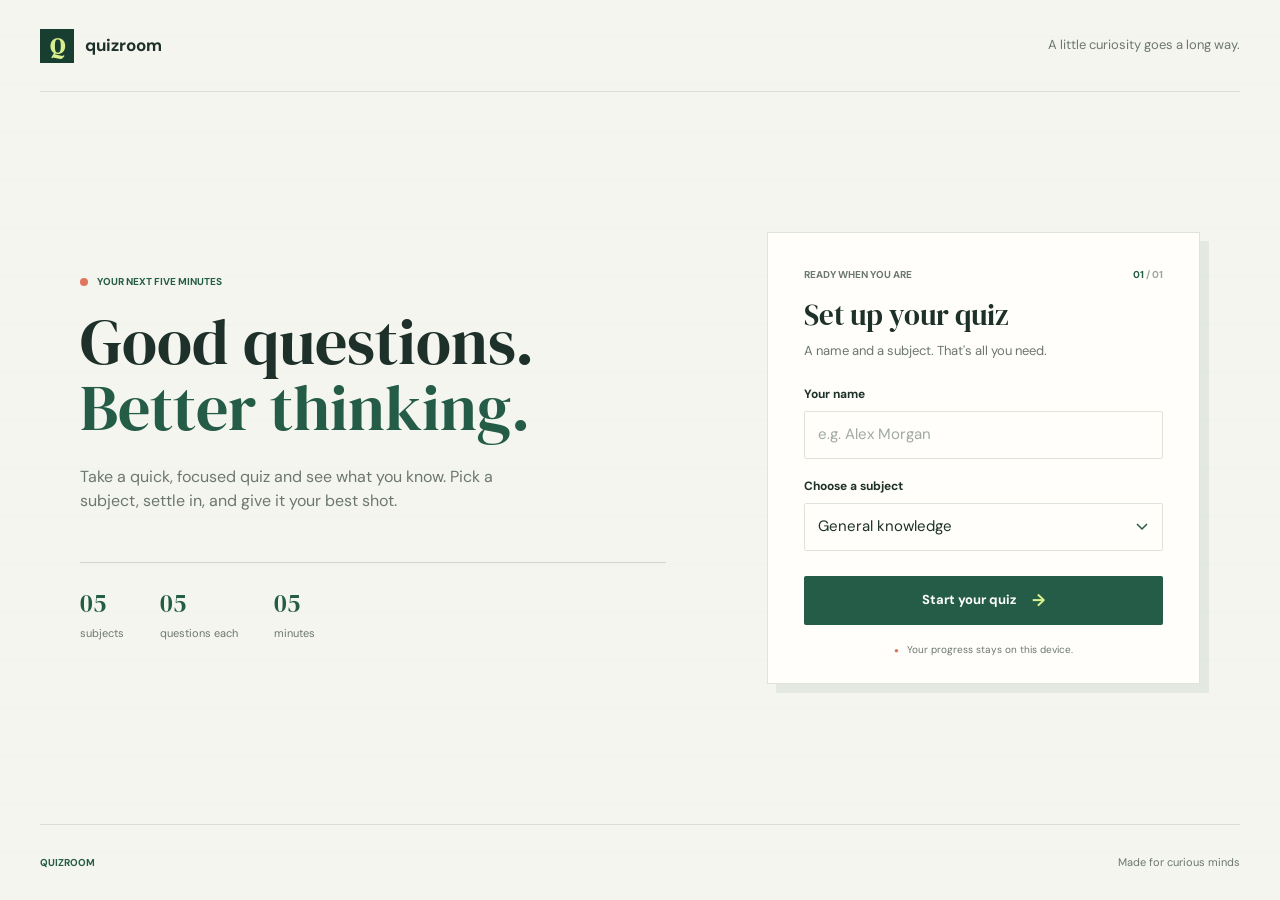
<file: index.html>
<html lang="en">
<html lang="en">
<head>
    <meta charset="UTF-8">
    <meta name="theme-color" content="#f4f5ef">
    <title>Quizroom | Find out what you know</title>
    <link rel="preconnect" href="https://fonts.googleapis.com">
    <link rel="preconnect" href="https://fonts.gstatic.com" crossorigin>
    <link href="https://fonts.googleapis.com/css2?family=DM+Sans:wght@400;500;600;700&family=DM+Serif+Display&display=swap" rel="stylesheet">
    <title>Online Quiz System</title>
    <link rel="stylesheet" href="style.css">
</head>
<header class="site-header">
    <a class="brand" href="index.html" aria-label="Quizroom home">
        <span class="brand-mark" aria-hidden="true">Q</span>
        <span>quizroom</span>
    </a>
    <span class="header-note">A little curiosity goes a long way.</span>
</header>

<main class="home-layout">
    <section class="home-intro" aria-labelledby="home-title">
        <p class="eyebrow"><span class="eyebrow-dot"></span> YOUR NEXT FIVE MINUTES</p>
        <h1 id="home-title">Good questions.<br><span>Better thinking.</span></h1>
        <p class="intro-copy">Take a quick, focused quiz and see what you know. Pick a subject, settle in, and give it your best shot.</p>
        <div class="home-facts" aria-label="Quiz details">
            <div><strong>05</strong><span>subjects</span></div>
            <div><strong>05</strong><span>questions each</span></div>
            <div><strong>05</strong><span>minutes</span></div>
        </div>
    </section>

    <section class="start-panel" aria-labelledby="start-title">
        <div class="panel-heading">
            <span class="panel-kicker">READY WHEN YOU ARE</span>
            <span class="panel-step">01 <span>/ 01</span></span>
        </div>
        <h2 id="start-title">Set up your quiz</h2>
        <p class="panel-description">A name and a subject. That's all you need.</p>
        <form id="startForm" class="start-form">
            <label for="studentName">Your name</label>
            <input type="text" id="studentName" name="studentName" placeholder="e.g. Alex Morgan" maxlength="50" autocomplete="name" required>

            <label for="category">Choose a subject</label>
            <select id="category" name="category">
                <option value="general">General knowledge</option>
                <option value="computer">Computer science</option>
                <option value="science">Science</option>
                <option value="mathematics">Mathematics</option>
                <option value="history">History</option>
            </select>

            <button class="button-primary start-button" type="submit">Start your quiz <span aria-hidden="true">&#8594;</span></button>
        </form>
        <p class="privacy-note"><span aria-hidden="true">&#9679;</span> Your progress stays on this device.</p>
    </section>
</main>

<footer class="site-footer"><span>QUIZROOM</span><span>Made for curious minds</span></footer>

<script>
document.getElementById("startForm").addEventListener("submit", function (event) {
    event.preventDefault();
    const name = document.getElementById("studentName").value.trim();

    if (!name) {
        document.getElementById("studentName").focus();
        return;
    }

    localStorage.setItem("studentName", name);
    localStorage.setItem("category", document.getElementById("category").value);
    localStorage.removeItem("selectedAnswers");
    window.location.href = "quiz.html";
});
</script>

</body>
</html>
</file>
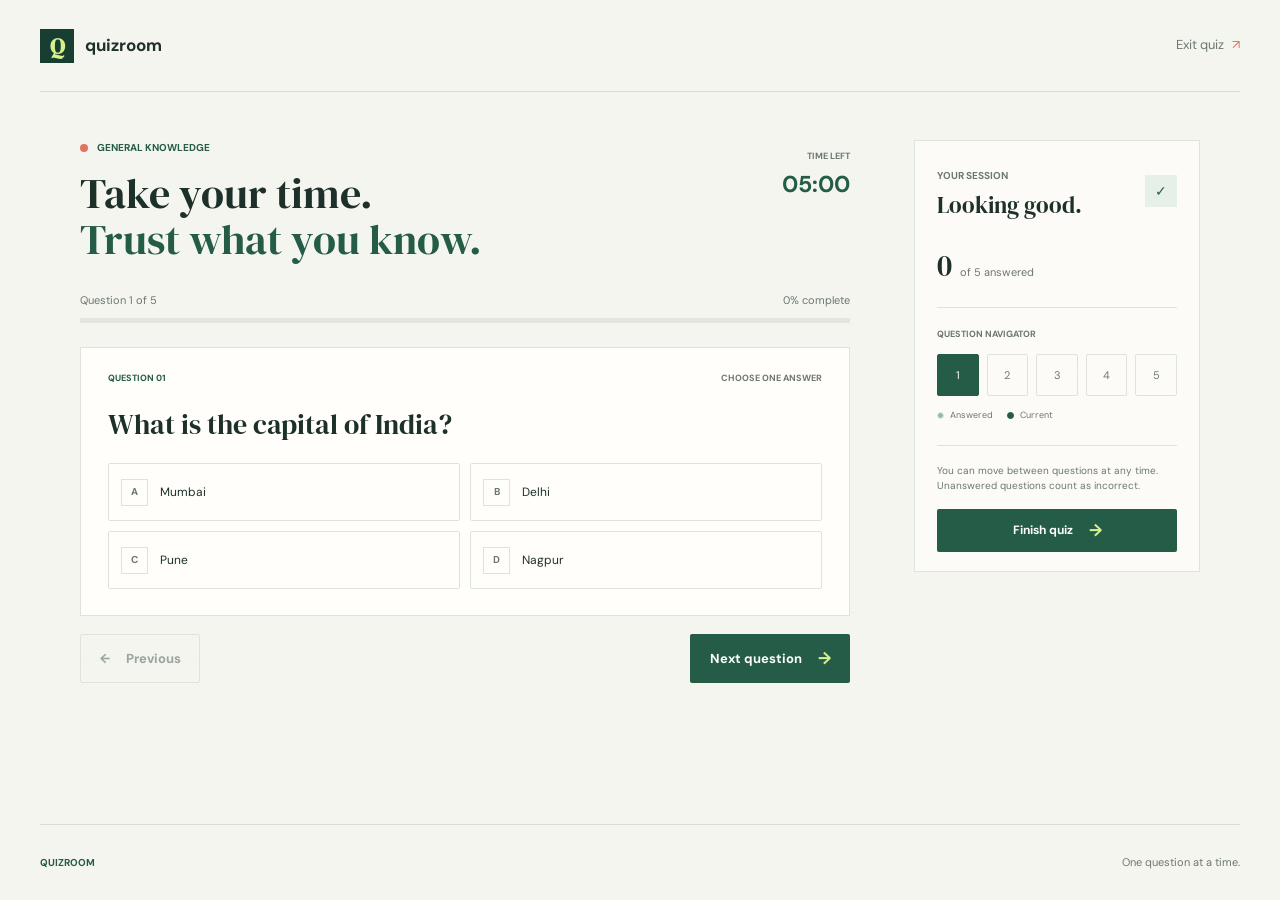
<file: quiz.html>
<!DOCTYPE html>
<html lang="en">
<head>
    <meta charset="UTF-8">
    <meta name="viewport" content="width=device-width, initial-scale=1.0">
    <meta name="theme-color" content="#f4f5ef">
    <title>Your quiz | Quizroom</title>
    <link rel="preconnect" href="https://fonts.googleapis.com">
    <link rel="preconnect" href="https://fonts.gstatic.com" crossorigin>
    <link href="https://fonts.googleapis.com/css2?family=DM+Sans:wght@400;500;600;700&family=DM+Serif+Display&display=swap" rel="stylesheet">
    <link rel="stylesheet" href="style.css">
</head>
<body class="quiz-page">
<header class="site-header">
    <a class="brand" href="index.html" aria-label="Quizroom home">
        <span class="brand-mark" aria-hidden="true">Q</span>
        <span>quizroom</span>
    </a>
    <a class="exit-link" href="index.html" id="exitQuiz">Exit quiz <span aria-hidden="true">&#8599;</span></a>
</header>

<main class="quiz-layout">
    <section class="quiz-main" aria-labelledby="quizTitle">
        <div class="quiz-heading">
            <div>
                <p class="eyebrow"><span class="eyebrow-dot"></span> <span id="subjectName">GENERAL KNOWLEDGE</span></p>
                <h1 id="quizTitle">Take your time.<br><span>Trust what you know.</span></h1>
            </div>
            <div class="timer-box" role="timer" aria-live="off">
                <span class="timer-label">TIME LEFT</span>
                <strong id="timer">05:00</strong>
            </div>
        </div>

        <div class="progress-block">
            <div class="progress-copy"><span id="questionNumber">Question 1 of 5</span><span id="progressText">0% complete</span></div>
            <div class="progress-track" role="progressbar" aria-label="Quiz progress" aria-valuemin="0" aria-valuemax="5" aria-valuenow="0" id="progressBar"><span id="progressFill"></span></div>
        </div>

        <article class="question-panel">
            <div class="question-meta"><span id="questionTag">QUESTION 01</span><span>CHOOSE ONE ANSWER</span></div>
            <h2 id="question" aria-live="polite"></h2>
            <div id="options" class="options-list" role="group" aria-label="Answer choices"></div>
        </article>

        <div class="quiz-navigation">
            <button id="prevBtn" class="button-secondary" type="button"><span aria-hidden="true">&#8592;</span> Previous</button>
            <button id="nextBtn" class="button-primary" type="button">Next question <span aria-hidden="true">&#8594;</span></button>
        </div>
    </section>

    <aside class="quiz-sidebar" aria-label="Quiz overview">
        <div class="sidebar-heading"><div><span class="panel-kicker">YOUR SESSION</span><h2>Looking good.</h2></div><span class="session-icon" aria-hidden="true">&#10003;</span></div>
        <div class="answer-summary"><strong id="answeredCount">0</strong><span>of <span id="totalCount">5</span> answered</span></div>
        <p class="navigator-label">QUESTION NAVIGATOR</p>
        <div id="questionGrid" class="question-grid" aria-label="Jump to question"></div>
        <p class="navigator-hint"><span class="legend-dot answered-dot"></span> Answered <span class="legend-dot current-dot"></span> Current</p>
        <div class="sidebar-bottom">
            <p>You can move between questions at any time. Unanswered questions count as incorrect.</p>
            <button id="submitBtn" class="button-submit" type="button">Finish quiz <span aria-hidden="true">&#8594;</span></button>
        </div>
    </aside>
</main>

<footer class="site-footer"><span>QUIZROOM</span><span>One question at a time.</span></footer>

<script src="questions.js"></script>
<script src="script.js"></script>
</body>
</html>
</file>
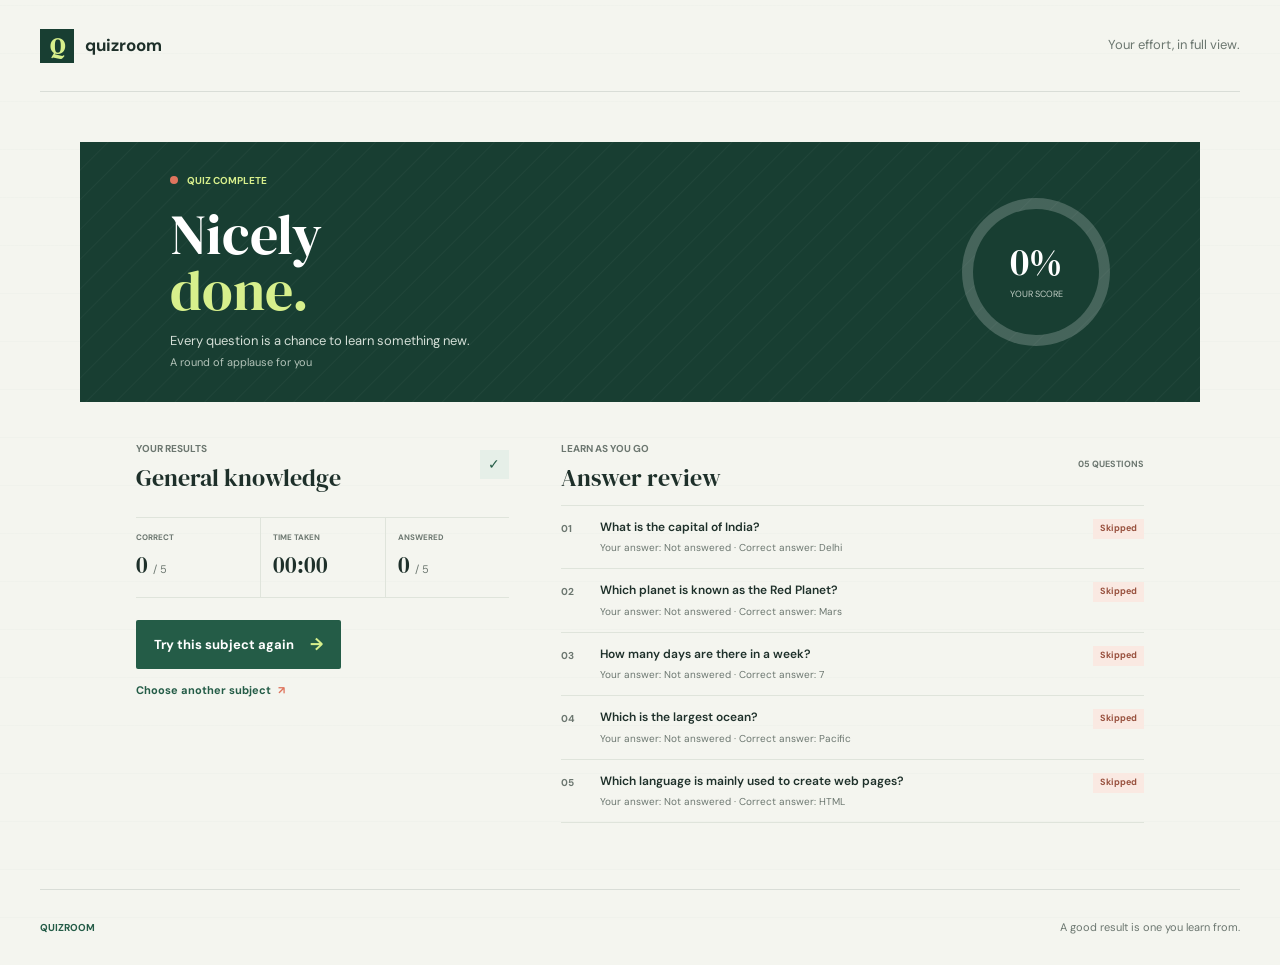
<file: result.html>
<!DOCTYPE html>
<html lang="en">
<head>
    <meta charset="UTF-8">
    <meta name="viewport" content="width=device-width, initial-scale=1.0">
    <meta name="theme-color" content="#f4f5ef">
    <title>Your results | Quizroom</title>
    <link rel="preconnect" href="https://fonts.googleapis.com">
    <link rel="preconnect" href="https://fonts.gstatic.com" crossorigin>
    <link href="https://fonts.googleapis.com/css2?family=DM+Sans:wght@400;500;600;700&family=DM+Serif+Display&display=swap" rel="stylesheet">
    <link rel="stylesheet" href="style.css">
</head>
<body class="result-page">
<header class="site-header">
    <a class="brand" href="index.html" aria-label="Quizroom home">
        <span class="brand-mark" aria-hidden="true">Q</span>
        <span>quizroom</span>
    </a>
    <span class="header-note">Your effort, in full view.</span>
</header>

<main class="result-layout">
    <section class="result-hero" aria-labelledby="resultTitle">
        <div class="result-copy">
            <p class="eyebrow"><span class="eyebrow-dot"></span> QUIZ COMPLETE</p>
            <h1 id="resultTitle">Nicely<br><span>done.</span></h1>
            <p id="resultMessage" class="result-message"></p>
            <p id="studentResult" class="result-student"></p>
        </div>
        <div class="score-display" id="scoreDisplay" role="img" aria-label="Your quiz score">
            <div class="score-inner"><strong id="percentage">0%</strong><span>YOUR SCORE</span></div>
        </div>
    </section>

    <section class="result-details" aria-label="Quiz results and answer review">
        <div class="result-overview">
            <div class="overview-heading"><div><span class="panel-kicker">YOUR RESULTS</span><h2 id="subjectResult">General knowledge</h2></div><span class="result-check" aria-hidden="true">&#10003;</span></div>
            <div class="stat-row">
                <div class="result-stat"><span>CORRECT</span><strong id="score">0 <small>/ 5</small></strong></div>
                <div class="result-stat"><span>TIME TAKEN</span><strong id="timeTaken">00:00</strong></div>
                <div class="result-stat"><span>ANSWERED</span><strong id="answeredResult">0 <small>/ 5</small></strong></div>
            </div>
            <div class="result-actions">
                <button id="retryBtn" class="button-primary" type="button">Try this subject again <span aria-hidden="true">&#8594;</span></button>
                <a class="button-text" href="index.html">Choose another subject <span aria-hidden="true">&#8599;</span></a>
            </div>
        </div>

        <div class="review-section">
            <div class="review-heading"><div><span class="panel-kicker">LEARN AS YOU GO</span><h2>Answer review</h2></div><span id="reviewCount" class="review-count">05 QUESTIONS</span></div>
            <div id="answerReview" class="answer-review"></div>
        </div>
    </section>
</main>

<footer class="site-footer"><span>QUIZROOM</span><span>A good result is one you learn from.</span></footer>

<script src="questions.js"></script>
<script>
const category = localStorage.getItem("category");
const subject = subjects[category] || subjects.general;
const savedAnswers = JSON.parse(localStorage.getItem("selectedAnswers") || "[]");
const score = Number(localStorage.getItem("score")) || 0;
const total = subject.questions.length;
const answered = savedAnswers.filter(answer => answer !== undefined).length;
const percentage = total ? Math.round((score / total) * 100) : 0;
const duration = Number(localStorage.getItem("quizDurationSeconds")) || 0;
const resultMessages = percentage === 100
    ? "A perfect round. You knew your stuff."
    : percentage >= 80
        ? "Excellent work. You have a strong grasp of this subject."
        : percentage >= 60
            ? "A solid effort. You're building a great foundation."
            : "Every question is a chance to learn something new.";

document.getElementById("studentResult").textContent = "A round of applause for " + (localStorage.getItem("studentName") || "you");
document.getElementById("resultMessage").textContent = resultMessages;
document.getElementById("percentage").textContent = percentage + "%";
document.getElementById("scoreDisplay").style.setProperty("--score-angle", percentage + "%");
document.getElementById("scoreDisplay").setAttribute("aria-label", "Your score: " + percentage + " percent");
document.getElementById("subjectResult").textContent = subject.name;
document.getElementById("score").innerHTML = score + " <small>/ " + total + "</small>";
document.getElementById("answeredResult").innerHTML = answered + " <small>/ " + total + "</small>";
document.getElementById("reviewCount").textContent = String(total).padStart(2, "0") + " QUESTIONS";

const minutes = Math.floor(duration / 60);
const seconds = duration % 60;
document.getElementById("timeTaken").textContent = String(minutes).padStart(2, "0") + ":" + String(seconds).padStart(2, "0");

const review = document.getElementById("answerReview");
subject.questions.forEach((question, index) => {
    const isAnswered = savedAnswers[index] !== undefined;
    const isCorrect = savedAnswers[index] === question.answer;
    const item = document.createElement("article");
    const number = document.createElement("span");
    const content = document.createElement("div");
    const prompt = document.createElement("h3");
    const answer = document.createElement("p");
    const status = document.createElement("span");

    item.className = "review-item";
    item.classList.add(isCorrect ? "review-correct" : "review-incorrect");
    number.className = "review-number";
    number.textContent = String(index + 1).padStart(2, "0");
    content.className = "review-content";
    prompt.textContent = question.question;
    answer.className = "review-answer";
    answer.textContent = isCorrect
        ? "Your answer: " + savedAnswers[index]
        : "Your answer: " + (isAnswered ? savedAnswers[index] : "Not answered") + " · Correct answer: " + question.answer;
    status.className = "review-status";
    status.textContent = isCorrect ? "Correct" : (isAnswered ? "Review" : "Skipped");
    content.append(prompt, answer);
    item.append(number, content, status);
    review.appendChild(item);
});

document.getElementById("retryBtn").addEventListener("click", function () {
    localStorage.removeItem("selectedAnswers");
    window.location.href = "quiz.html";
});
</script>
</body>
</html>
</file>
<file: style.css>
:root {
    color-scheme: light;
    --paper: #f4f5ef;
    --white: #fffefa;
    --ink: #1e302a;
    --muted: #6c7770;
    --line: #dfe4db;
    --green: #245c47;
    --green-dark: #183e32;
    --green-pale: #e6efe8;
    --lime: #d7ef8c;
    --coral: #df755e;
    --coral-pale: #fae9e2;
}

* {
    box-sizing: border-box;
}

html {
    min-width: 320px;
    background: var(--paper);
}

body {
    min-height: 100vh;
    margin: 0;
    color: var(--ink);
    background-color: var(--paper);
    background-image: repeating-linear-gradient(0deg, transparent, transparent 47px, rgba(36, 92, 71, 0.035) 48px);
    font-family: "DM Sans", sans-serif;
    font-size: 15px;
    line-height: 1.55;
}

button,
input,
select {
    font: inherit;
}

button,
a,
input,
select {
    -webkit-tap-highlight-color: transparent;
}

button {
    color: inherit;
}

button:focus-visible,
a:focus-visible,
input:focus-visible,
select:focus-visible {
    outline: 3px solid rgba(223, 117, 94, 0.72);
    outline-offset: 3px;
}

a {
    color: inherit;
}

.site-header,
.site-footer {
    width: min(100% - 64px, 1200px);
    margin-inline: auto;
    display: flex;
    align-items: center;
    justify-content: space-between;
}

.site-header {
    min-height: 92px;
    border-bottom: 1px solid rgba(30, 48, 42, 0.12);
}

.brand {
    display: inline-flex;
    align-items: center;
    gap: 11px;
    text-decoration: none;
    font-size: 17px;
    font-weight: 700;
}

.brand-mark {
    display: grid;
    width: 34px;
    height: 34px;
    place-items: center;
    color: var(--lime);
    background: var(--green-dark);
    font-family: "DM Serif Display", serif;
    font-size: 22px;
}

.header-note,
.exit-link {
    color: var(--muted);
    font-size: 13px;
}

.exit-link {
    text-decoration: none;
}

.exit-link span {
    padding-left: 5px;
    color: var(--coral);
}

.home-layout,
.quiz-layout,
.result-layout {
    width: min(100% - 64px, 1120px);
    margin-inline: auto;
}

.home-layout {
    min-height: calc(100vh - 168px);
    display: grid;
    grid-template-columns: minmax(0, 1.15fr) minmax(360px, 0.85fr);
    align-items: center;
    gap: 9%;
    padding-block: 64px;
}

.eyebrow,
.panel-kicker,
.panel-step,
.question-meta,
.navigator-label,
.timer-label,
.review-count,
.result-stat > span,
.site-footer > span:first-child {
    font-size: 10px;
    font-weight: 700;
    letter-spacing: 0;
}

.eyebrow {
    display: flex;
    align-items: center;
    gap: 9px;
    margin: 0 0 19px;
    color: var(--green);
}

.eyebrow-dot {
    width: 8px;
    height: 8px;
    border-radius: 50%;
    background: var(--coral);
}

.home-intro h1,
.quiz-heading h1,
.result-copy h1 {
    margin: 0;
    font-family: "DM Serif Display", Georgia, serif;
    font-size: 64px;
    font-weight: 400;
    line-height: 1.04;
}

.home-intro h1 span,
.quiz-heading h1 span,
.result-copy h1 span {
    color: var(--green);
}

.intro-copy {
    max-width: 420px;
    margin: 23px 0 0;
    color: var(--muted);
    font-size: 16px;
}

.home-facts {
    display: flex;
    gap: 36px;
    margin-top: 48px;
    padding-top: 21px;
    border-top: 1px solid rgba(30, 48, 42, 0.16);
}

.home-facts div {
    display: grid;
    gap: 2px;
}

.home-facts strong {
    color: var(--green);
    font-family: "DM Serif Display", Georgia, serif;
    font-size: 25px;
    font-weight: 400;
}

.home-facts span {
    color: var(--muted);
    font-size: 11px;
}

.start-panel {
    padding: 34px 36px 26px;
    border: 1px solid var(--line);
    background: var(--white);
    box-shadow: 9px 9px 0 rgba(36, 92, 71, 0.08);
}

.panel-heading,
.sidebar-heading,
.overview-heading,
.review-heading {
    display: flex;
    align-items: center;
    justify-content: space-between;
}

.panel-kicker,
.panel-step,
.timer-label,
.question-meta,
.navigator-label,
.review-count,
.result-stat > span {
    color: var(--muted);
}

.panel-step {
    color: var(--green);
}

.panel-step span {
    color: #9ba49d;
}

.start-panel h2,
.sidebar-heading h2,
.overview-heading h2,
.review-heading h2 {
    margin: 16px 0 0;
    font-family: "DM Serif Display", Georgia, serif;
    font-size: 29px;
    font-weight: 400;
    line-height: 1.2;
}

.panel-description {
    margin: 8px 0 24px;
    color: var(--muted);
    font-size: 13px;
}

.start-form label {
    display: block;
    margin: 18px 0 7px;
    font-size: 12px;
    font-weight: 700;
}

.start-form input,
.start-form select {
    width: 100%;
    min-height: 48px;
    padding: 0 13px;
    border: 1px solid var(--line);
    border-radius: 2px;
    color: var(--ink);
    background: var(--white);
}

.start-form input::placeholder {
    color: #a0a9a2;
}

.start-form select {
    appearance: none;
    background-image: url("data:image/svg+xml,%3Csvg xmlns='http://www.w3.org/2000/svg' width='12' height='8' viewBox='0 0 12 8'%3E%3Cpath d='m1 1 5 5 5-5' fill='none' stroke='%23245c47' stroke-width='1.5'/%3E%3C/svg%3E");
    background-repeat: no-repeat;
    background-position: right 14px center;
}

.button-primary,
.button-secondary,
.button-submit {
    min-height: 49px;
    display: inline-flex;
    align-items: center;
    justify-content: center;
    gap: 16px;
    border: 1px solid transparent;
    border-radius: 2px;
    cursor: pointer;
    font-size: 13px;
    font-weight: 700;
    transition: background-color 140ms ease, color 140ms ease, border-color 140ms ease, transform 140ms ease;
}

.button-primary {
    color: white;
    background: var(--green);
}

.button-primary:hover,
.button-submit:hover {
    background: var(--green-dark);
}

.button-primary span,
.button-submit span {
    color: var(--lime);
    font-size: 17px;
}

.start-button {
    width: 100%;
    margin-top: 25px;
}

.privacy-note {
    margin: 17px 0 0;
    color: var(--muted);
    text-align: center;
    font-size: 10px;
}

.privacy-note span {
    margin-right: 5px;
    color: var(--coral);
    font-size: 8px;
}

.site-footer {
    min-height: 76px;
    border-top: 1px solid rgba(30, 48, 42, 0.12);
    color: var(--muted);
    font-size: 11px;
}

.site-footer > span:first-child {
    color: var(--green);
}

.quiz-layout {
    min-height: calc(100vh - 168px);
    display: grid;
    grid-template-columns: minmax(0, 1fr) 286px;
    align-items: start;
    gap: 64px;
    padding-block: 48px 58px;
}

.quiz-heading {
    display: flex;
    align-items: flex-start;
    justify-content: space-between;
    gap: 24px;
}

.quiz-heading .eyebrow {
    margin-bottom: 14px;
}

.quiz-heading h1 {
    font-size: 42px;
    line-height: 1.11;
}

.timer-box {
    min-width: 100px;
    display: grid;
    justify-items: end;
    gap: 3px;
    padding: 10px 0 10px 16px;
}

.timer-label {
    font-size: 9px;
}

.timer-box strong {
    color: var(--green);
    font-size: 23px;
    font-variant-numeric: tabular-nums;
}

.timer-box.timer-warning strong {
    color: var(--coral);
}

.progress-block {
    margin-top: 29px;
}

.progress-copy {
    display: flex;
    justify-content: space-between;
    margin-bottom: 9px;
    color: var(--muted);
    font-size: 11px;
}

.progress-track {
    height: 5px;
    overflow: hidden;
    background: #e2e6dd;
}

.progress-track span {
    width: 0;
    height: 100%;
    display: block;
    background: var(--green);
    transition: width 180ms ease;
}

.question-panel {
    margin-top: 24px;
    padding: 24px 27px 26px;
    border: 1px solid var(--line);
    background: var(--white);
}

.question-meta {
    display: flex;
    justify-content: space-between;
    gap: 12px;
    font-size: 9px;
}

.question-meta span:first-child {
    color: var(--green);
}

.question-panel h2 {
    margin: 20px 0 21px;
    font-family: "DM Serif Display", Georgia, serif;
    font-size: 28px;
    font-weight: 400;
    line-height: 1.3;
}

.options-list {
    display: grid;
    grid-template-columns: repeat(2, minmax(0, 1fr));
    gap: 10px;
}

.option-button {
    min-width: 0;
    min-height: 58px;
    display: flex;
    align-items: center;
    gap: 12px;
    padding: 10px 12px;
    border: 1px solid var(--line);
    border-radius: 2px;
    background: var(--white);
    text-align: left;
    cursor: pointer;
    transition: border-color 140ms ease, background-color 140ms ease;
}

.option-button:hover {
    border-color: #8ca796;
    background: #f8faf5;
}

.option-button.selected {
    border-color: var(--green);
    background: var(--green-pale);
}

.option-letter {
    width: 27px;
    height: 27px;
    flex: 0 0 27px;
    display: grid;
    place-items: center;
    border: 1px solid var(--line);
    color: var(--muted);
    font-size: 10px;
    font-weight: 700;
}

.selected .option-letter {
    border-color: var(--green);
    color: white;
    background: var(--green);
}

.option-label {
    min-width: 0;
    overflow-wrap: anywhere;
    font-size: 12px;
    line-height: 1.4;
}

.quiz-navigation {
    display: flex;
    align-items: center;
    justify-content: space-between;
    gap: 12px;
    margin-top: 18px;
}

.button-secondary {
    min-width: 120px;
    padding: 0 15px;
    border-color: var(--line);
    color: var(--ink);
    background: transparent;
}

.button-secondary:hover:not(:disabled) {
    border-color: var(--green);
    background: var(--green-pale);
}

.button-secondary:disabled {
    color: #9ba49d;
    cursor: not-allowed;
}

.quiz-navigation .button-primary {
    min-width: 160px;
    padding: 0 16px;
}

.quiz-sidebar {
    padding: 22px 22px 19px;
    border: 1px solid var(--line);
    background: rgba(255, 254, 250, 0.74);
}

.sidebar-heading h2 {
    margin-top: 6px;
    font-size: 23px;
}

.session-icon,
.result-check {
    width: 32px;
    height: 32px;
    display: grid;
    place-items: center;
    color: var(--green);
    background: var(--green-pale);
    font-size: 14px;
}

.answer-summary {
    display: flex;
    align-items: baseline;
    gap: 8px;
    margin-top: 23px;
    padding-bottom: 18px;
    border-bottom: 1px solid var(--line);
}

.answer-summary strong {
    font-family: "DM Serif Display", Georgia, serif;
    font-size: 30px;
    font-weight: 400;
}

.answer-summary span {
    color: var(--muted);
    font-size: 11px;
}

.navigator-label {
    margin: 20px 0 12px;
    font-size: 9px;
}

.question-grid {
    display: grid;
    grid-template-columns: repeat(5, 1fr);
    gap: 8px;
}

.question-jump {
    aspect-ratio: 1;
    display: grid;
    place-items: center;
    border: 1px solid var(--line);
    border-radius: 2px;
    color: var(--muted);
    background: transparent;
    cursor: pointer;
    font-size: 11px;
}

.question-jump:hover {
    border-color: var(--green);
}

.question-jump.answered {
    border-color: var(--green-pale);
    color: var(--green-dark);
    background: var(--green-pale);
}

.question-jump.current {
    border-color: var(--green);
    color: white;
    background: var(--green);
}

.navigator-hint {
    display: flex;
    align-items: center;
    gap: 6px;
    margin: 13px 0 0;
    color: var(--muted);
    font-size: 9px;
}

.legend-dot {
    width: 7px;
    height: 7px;
    margin-left: 8px;
    border: 1px solid var(--line);
    border-radius: 50%;
}

.legend-dot:first-child {
    margin-left: 0;
}

.answered-dot {
    border-color: var(--green-pale);
    background: #9bb7a2;
}

.current-dot {
    border-color: var(--green);
    background: var(--green);
}

.sidebar-bottom {
    margin-top: 22px;
    padding-top: 17px;
    border-top: 1px solid var(--line);
}

.sidebar-bottom p {
    margin: 0 0 15px;
    color: var(--muted);
    font-size: 10px;
    line-height: 1.55;
}

.button-submit {
    width: 100%;
    min-height: 43px;
    color: white;
    background: var(--green);
    font-size: 12px;
}

.result-layout {
    padding-block: 50px 66px;
}

.result-hero {
    min-height: 260px;
    display: flex;
    align-items: center;
    justify-content: space-between;
    gap: 30px;
    padding: 18px 8%;
    color: white;
    background-color: var(--green-dark);
    background-image: repeating-linear-gradient(135deg, transparent, transparent 19px, rgba(255, 255, 255, 0.035) 20px, transparent 21px);
}

.result-hero .eyebrow {
    color: var(--lime);
}

.result-hero .eyebrow-dot {
    background: var(--coral);
}

.result-copy h1 {
    font-size: 56px;
    line-height: 0.99;
}

.result-copy h1 span {
    color: var(--lime);
}

.result-message {
    margin: 13px 0 3px;
    color: #d4dfd7;
    font-size: 13px;
}

.result-student {
    margin: 0;
    color: #b3c3b9;
    font-size: 11px;
}

.score-display {
    width: 148px;
    height: 148px;
    flex: 0 0 148px;
    display: grid;
    place-items: center;
    border-radius: 50%;
    background: conic-gradient(var(--lime) var(--score-angle, 0%), rgba(255, 255, 255, 0.2) 0);
}

.score-inner {
    width: 126px;
    height: 126px;
    display: grid;
    align-content: center;
    justify-items: center;
    border-radius: 50%;
    color: white;
    background: var(--green-dark);
}

.score-inner strong {
    font-family: "DM Serif Display", Georgia, serif;
    font-size: 38px;
    font-weight: 400;
    line-height: 1.1;
}

.score-inner span {
    margin-top: 4px;
    color: #c1cec5;
    font-size: 9px;
}

.result-details {
    display: grid;
    grid-template-columns: minmax(250px, 0.78fr) minmax(0, 1.22fr);
    gap: 52px;
    padding: 34px 5% 0;
}

.overview-heading h2,
.review-heading h2 {
    margin-top: 5px;
    font-size: 24px;
}

.result-check {
    width: 29px;
    height: 29px;
}

.stat-row {
    display: grid;
    grid-template-columns: repeat(3, minmax(0, 1fr));
    margin-top: 24px;
    border-block: 1px solid var(--line);
}

.result-stat {
    min-width: 0;
    display: grid;
    gap: 5px;
    padding: 13px 7px 13px 0;
}

.result-stat + .result-stat {
    padding-left: 12px;
    border-left: 1px solid var(--line);
}

.result-stat > span {
    font-size: 8px;
}

.result-stat strong {
    font-family: "DM Serif Display", Georgia, serif;
    font-size: 23px;
    font-weight: 400;
    white-space: nowrap;
}

.result-stat small {
    color: var(--muted);
    font-family: "DM Sans", sans-serif;
    font-size: 11px;
}

.result-actions {
    display: grid;
    justify-items: start;
    gap: 13px;
    margin-top: 22px;
}

.result-actions .button-primary {
    padding: 0 17px;
}

.button-text {
    color: var(--green);
    text-decoration: none;
    font-size: 11px;
    font-weight: 700;
}

.button-text span {
    padding-left: 4px;
    color: var(--coral);
}

.review-heading {
    margin-bottom: 12px;
}

.review-count {
    font-size: 9px;
}

.answer-review {
    border-top: 1px solid var(--line);
}

.review-item {
    display: grid;
    grid-template-columns: 28px minmax(0, 1fr) auto;
    align-items: start;
    gap: 11px;
    padding: 13px 0;
    border-bottom: 1px solid var(--line);
}

.review-number {
    padding-top: 2px;
    color: var(--muted);
    font-size: 10px;
    font-weight: 700;
}

.review-content h3 {
    margin: 0;
    font-size: 12px;
    font-weight: 600;
    line-height: 1.45;
}

.review-answer {
    margin: 4px 0 0;
    color: var(--muted);
    font-size: 10px;
    line-height: 1.5;
    overflow-wrap: anywhere;
}

.review-status {
    padding: 3px 7px;
    color: var(--green);
    background: var(--green-pale);
    font-size: 9px;
    font-weight: 700;
}

.review-incorrect .review-status {
    color: #98513e;
    background: var(--coral-pale);
}

@media (max-width: 900px) {
    .home-layout,
    .quiz-layout,
    .result-layout {
        width: min(100% - 40px, 720px);
    }

    .home-layout {
        grid-template-columns: minmax(0, 1fr) minmax(310px, 0.9fr);
        gap: 32px;
    }

    .home-intro h1 {
        font-size: 54px;
    }

    .quiz-layout {
        grid-template-columns: minmax(0, 1fr) 245px;
        gap: 28px;
    }

    .quiz-sidebar {
        padding-inline: 17px;
    }

    .result-details {
        gap: 30px;
        padding-inline: 2%;
    }
}

@media (max-width: 700px) {
    .site-header,
    .site-footer {
        width: calc(100% - 36px);
    }

    .site-header {
        min-height: 72px;
    }

    .home-layout,
    .quiz-layout,
    .result-layout {
        width: calc(100% - 36px);
    }

    .home-layout {
        min-height: auto;
        grid-template-columns: 1fr;
        gap: 34px;
        padding-block: 42px;
    }

    .home-intro h1 {
        font-size: 50px;
    }

    .intro-copy {
        max-width: 500px;
        margin-top: 16px;
        font-size: 14px;
    }

    .home-facts {
        gap: 28px;
        margin-top: 25px;
        padding-top: 14px;
    }

    .start-panel {
        padding: 27px 24px 22px;
    }

    .quiz-layout {
        min-height: auto;
        grid-template-columns: 1fr;
        gap: 24px;
        padding-block: 35px 45px;
    }

    .quiz-heading h1 {
        font-size: 36px;
    }

    .timer-box {
        min-width: 79px;
        padding-left: 0;
    }

    .timer-box strong {
        font-size: 20px;
    }

    .quiz-sidebar {
        order: 2;
    }

    .question-panel {
        padding: 20px 17px;
    }

    .question-panel h2 {
        font-size: 24px;
    }

    .result-layout {
        padding-block: 30px 42px;
    }

    .result-hero {
        min-height: 230px;
        padding: 25px 24px;
    }

    .result-copy h1 {
        font-size: 46px;
    }

    .score-display {
        width: 116px;
        height: 116px;
        flex-basis: 116px;
    }

    .score-inner {
        width: 98px;
        height: 98px;
    }

    .score-inner strong {
        font-size: 31px;
    }

    .result-details {
        grid-template-columns: 1fr;
        gap: 36px;
        padding: 27px 0 0;
    }
}

@media (max-width: 440px) {
    .header-note {
        max-width: 135px;
        text-align: right;
        font-size: 11px;
    }

    .home-intro h1 {
        font-size: 43px;
    }

    .home-facts {
        justify-content: space-between;
        gap: 12px;
    }

    .start-panel {
        padding-inline: 19px;
    }

    .options-list {
        grid-template-columns: 1fr;
    }

    .quiz-heading h1 {
        font-size: 31px;
    }

    .quiz-navigation .button-primary {
        min-width: 0;
        flex: 1;
    }

    .button-secondary {
        min-width: 105px;
    }

    .result-hero {
        min-height: 205px;
        gap: 12px;
        padding: 20px 16px;
    }

    .result-copy h1 {
        font-size: 40px;
    }

    .result-message {
        max-width: 190px;
        font-size: 11px;
    }

    .score-display {
        width: 94px;
        height: 94px;
        flex-basis: 94px;
    }

    .score-inner {
        width: 80px;
        height: 80px;
    }

    .score-inner strong {
        font-size: 26px;
    }

    .score-inner span {
        font-size: 7px;
    }

    .review-item {
        grid-template-columns: 24px minmax(0, 1fr);
        gap: 8px;
    }

    .review-status {
        grid-column: 2;
        justify-self: start;
    }
}

@media (prefers-reduced-motion: reduce) {
    *,
    *::before,
    *::after {
        scroll-behavior: auto !important;
        transition-duration: 0.01ms !important;
    }
}
</file>
